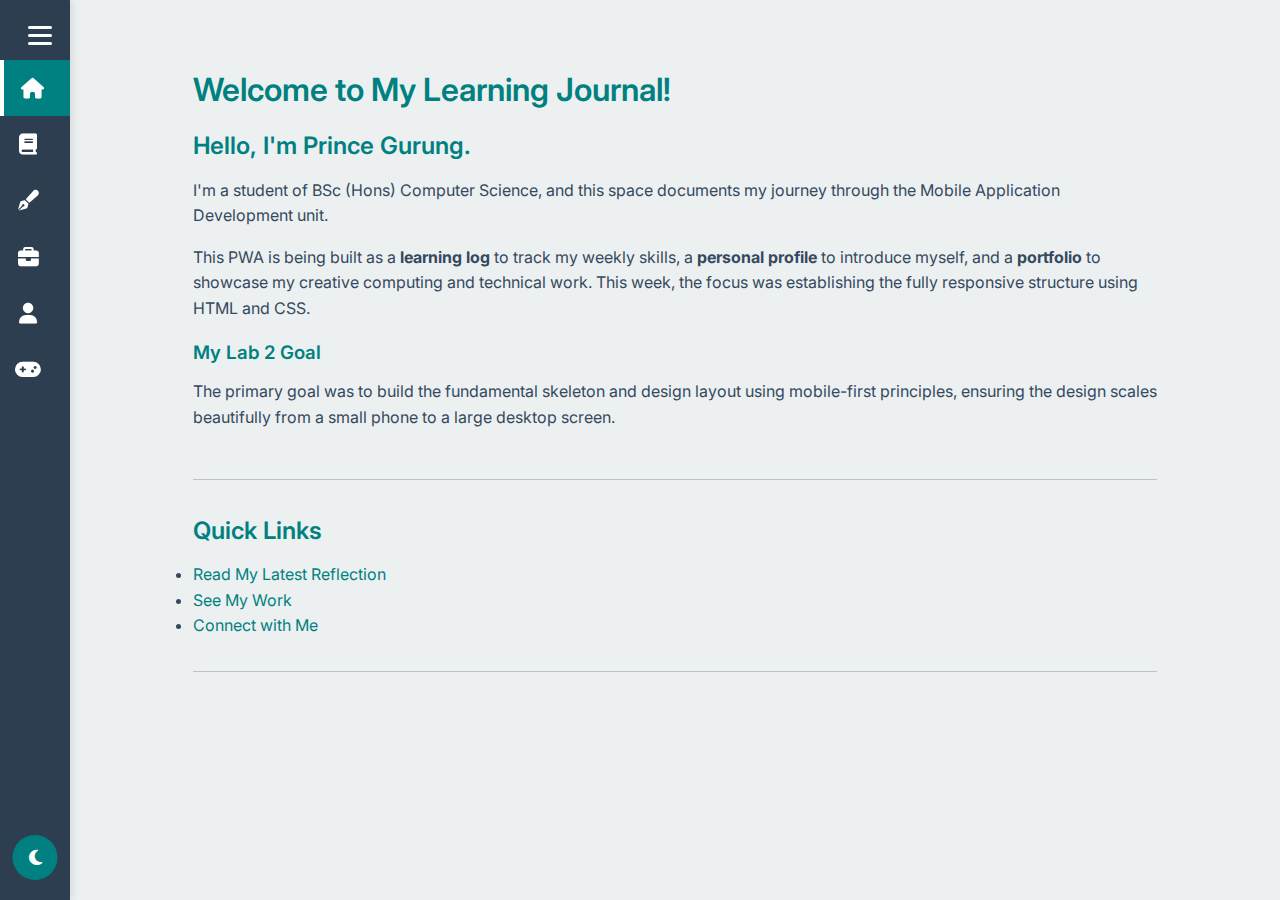
<file: index.html>
<!DOCTYPE html>
<html lang="en">

<head>
    <meta charset="UTF-8">
    <meta name="viewport" content="width=device-width, initial-scale=1.0">
    <title>Prince Gurung - Learning Journal Home</title>
    <link rel="stylesheet" href="https://cdnjs.cloudflare.com/ajax/libs/font-awesome/6.4.2/css/all.min.css">
    <link rel="preconnect" href="https://fonts.googleapis.com">
    <link rel="preconnect" href="https://fonts.gstatic.com" crossorigin>
    <link
        href="https://fonts.googleapis.com/css2?family=Inter:wght@300;400;500;600;700&family=Outfit:wght@300;400;500;600;700;800&display=swap"
        rel="stylesheet">
    <link rel="stylesheet" href="css/style.css">
    <link rel="manifest" href="manifest.json">
</head>

<body>
    <script>
        if ('serviceWorker' in navigator) {
            window.addEventListener('load', () => {
                navigator.serviceWorker.register('/sw.js')
                    .then(registration => {
                        console.log('ServiceWorker registration successful with scope: ', registration.scope);
                    }, err => {
                        console.log('ServiceWorker registration failed: ', err);
                    });
            });
        }
    </script>

    <header class="navbar">
        <button class="navbar-toggle" aria-label="Toggle navbar">
            <span class="hamburger-line"></span>
            <span class="hamburger-line"></span>
            <span class="hamburger-line"></span>
        </button>
        <nav>
            <ul class="nav-list">
                <li class="nav-item active">
                    <a href="index.html">
                        <span class="nav-icon"><i class="fas fa-home"></i></span>
                        <span class="nav-text">Home</span>
                    </a>
                </li>
                <li class="nav-item">
                    <a href="journal.html">
                        <span class="nav-icon"><i class="fas fa-book"></i></span>
                        <span class="nav-text">Journal</span>
                    </a>
                </li>
                <li class="nav-item">
                    <a href="reflections.html">
                        <span class="nav-icon"><i class="fas fa-pen-fancy"></i></span>
                        <span class="nav-text">Reflections</span>
                    </a>
                </li>
                <li class="nav-item">
                    <a href="projects.html">
                        <span class="nav-icon"><i class="fas fa-briefcase"></i></span>
                        <span class="nav-text">Projects</span>
                    </a>
                </li>
                <li class="nav-item">
                    <a href="about.html">
                        <span class="nav-icon"><i class="fas fa-user"></i></span>
                        <span class="nav-text">About</span>
                    </a>
                </li>
                <li class="nav-item">
                    <a href="tictactoe.html">
                        <span class="nav-icon"><i class="fas fa-gamepad"></i></span>
                        <span class="nav-text">Game</span>
                    </a>
                </li>
            </ul>
        </nav>
        <!-- realtime clock shown in the sidebar -->
        <div class="site-clock" id="site-clock" aria-live="polite">
            <div id="clockTime">--:--:--</div>
            <div id="clockDate">Loading date...</div>
            <div id="locations" class="site-locations">Loading locations...</div>
        </div>
        <button class="theme-toggle" aria-label="Toggle theme">
            <i class="fas fa-moon"></i>
        </button>
    </header>
    <button class="theme-toggle-mobile" aria-label="Toggle theme">
        <i class="fas fa-moon"></i>
    </button>

    <main class="container">
        <section class="content-section">
            <h1>Welcome to My Learning Journal!</h1>

            <h2>Hello, I'm Prince Gurung.</h2>
            <p>
                I'm a student of BSc (Hons) Computer Science, and this space documents my journey through the Mobile
                Application Development unit.
            </p>

            <p>
                This PWA is being built as a <b>learning log</b> to track my weekly skills, a <b>personal profile</b> to
                introduce myself, and a <b>portfolio</b> to showcase my creative computing and technical work. This
                week, the focus was establishing the fully responsive structure using HTML and CSS.
            </p>

            <h3>My Lab 2 Goal</h3>
            <p>
                The primary goal was to build the fundamental skeleton and design layout using mobile-first principles,
                ensuring the design scales beautifully from a small phone to a large desktop screen.
            </p>

        </section>

        <aside class="content-section">
            <h2>Quick Links</h2>
            <ul>
                <li><a href="journal.html">Read My Latest Reflection</a></li>
                <li><a href="projects.html">See My Work</a></li>
                <li><a href="about.html">Connect with Me</a></li>
            </ul>
        </aside>
    </main>
    <script src="js/clock.js"></script>
    <script src="js/location.js"></script>
    <script src="js/theme.js"></script>
    <script type="module" src="js/network-status.js"></script>
</body>

</html>
</file>
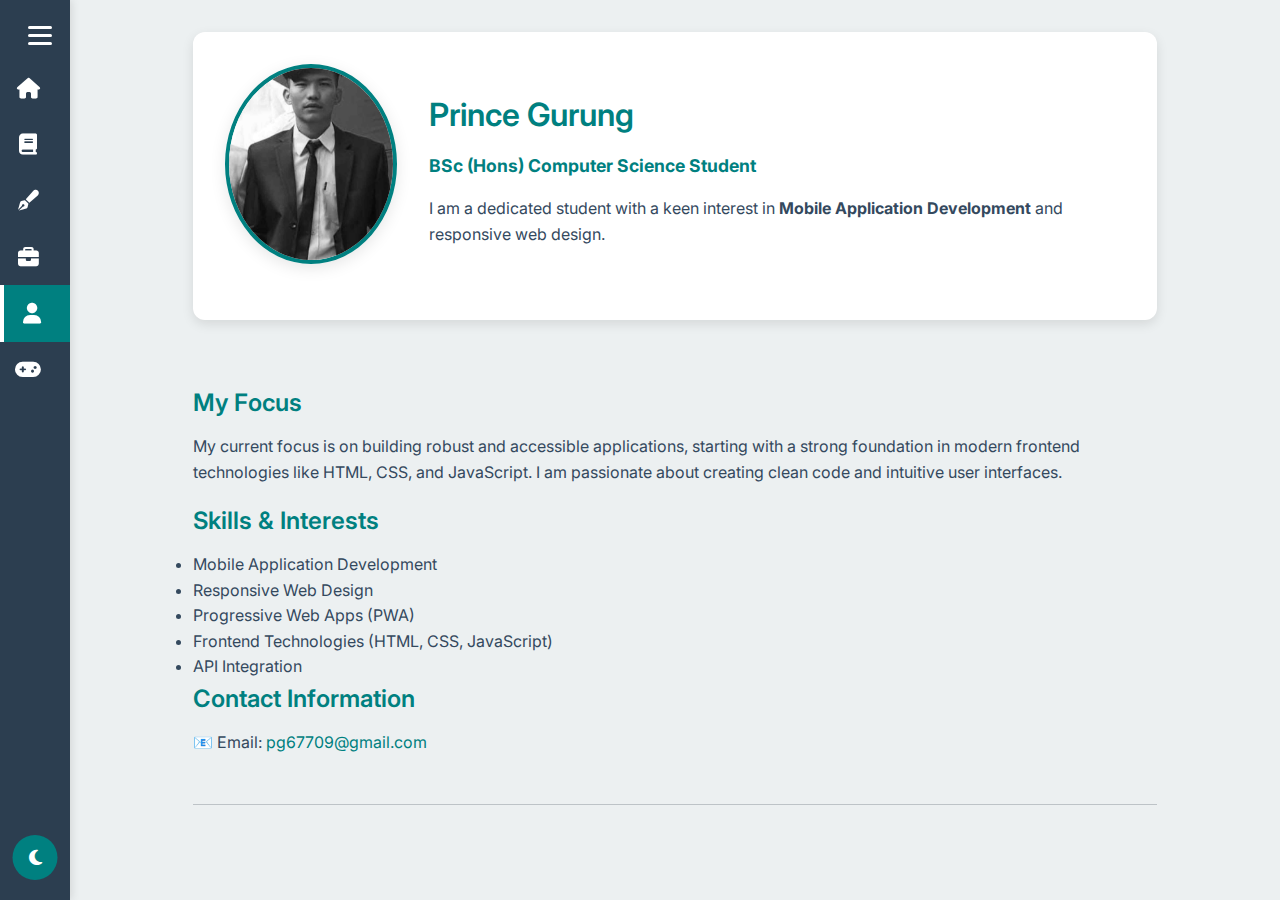
<file: about.html>
<!DOCTYPE html>
<html lang="en">

<head>
    <meta charset="UTF-8">
    <meta name="viewport" content="width=device-width, initial-scale=1.0">
    <title>About Prince Gurung</title>
    <link rel="stylesheet" href="https://cdnjs.cloudflare.com/ajax/libs/font-awesome/6.4.2/css/all.min.css">
    <link rel="preconnect" href="https://fonts.googleapis.com">
    <link rel="preconnect" href="https://fonts.gstatic.com" crossorigin>
    <link
        href="https://fonts.googleapis.com/css2?family=Inter:wght@300;400;500;600;700&family=Outfit:wght@300;400;500;600;700;800&display=swap"
        rel="stylesheet">
    <link rel="stylesheet" href="css/style.css">
    <link rel="manifest" href="manifest.json">
</head>

<body>
    <script>
        if ('serviceWorker' in navigator) {
            window.addEventListener('load', () => {
                navigator.serviceWorker.register('/sw.js')
                    .then(registration => {
                        console.log('ServiceWorker registration successful with scope: ', registration.scope);
                    }, err => {
                        console.log('ServiceWorker registration failed: ', err);
                    });
            });
        }
    </script>
    <header class="navbar">
        <button class="navbar-toggle" aria-label="Toggle navbar">
            <span class="hamburger-line"></span>
            <span class="hamburger-line"></span>
            <span class="hamburger-line"></span>
        </button>
        <nav>
            <ul class="nav-list">
                <li class="nav-item">
                    <a href="index.html">
                        <span class="nav-icon"><i class="fas fa-home"></i></span>
                        <span class="nav-text">Home</span>
                    </a>
                </li>
                <li class="nav-item">
                    <a href="journal.html">
                        <span class="nav-icon"><i class="fas fa-book"></i></span>
                        <span class="nav-text">Journal</span>
                    </a>
                </li>
                <li class="nav-item">
                    <a href="reflections.html">
                        <span class="nav-icon"><i class="fas fa-pen-fancy"></i></span>
                        <span class="nav-text">Reflections</span>
                    </a>
                </li>
                <li class="nav-item">
                    <a href="projects.html">
                        <span class="nav-icon"><i class="fas fa-briefcase"></i></span>
                        <span class="nav-text">Projects</span>
                    </a>
                </li>
                <li class="nav-item active">
                    <a href="about.html">
                        <span class="nav-icon"><i class="fas fa-user"></i></span>
                        <span class="nav-text">About</span>
                    </a>
                </li>
                <li class="nav-item">
                    <a href="tictactoe.html">
                        <span class="nav-icon"><i class="fas fa-gamepad"></i></span>
                        <span class="nav-text">Game</span>
                    </a>
                </li>
            </ul>
        </nav>
        <!-- realtime clock shown in the sidebar -->
        <div class="site-clock" id="site-clock" aria-live="polite">
            <div id="clockTime">--:--:--</div>
            <div id="clockDate">Loading date...</div>
            <div id="locations" class="site-locations">Loading locations...</div>
        </div>
        <button class="theme-toggle" aria-label="Toggle theme">
            <i class="fas fa-moon"></i>
        </button>
    </header>
    <button class="theme-toggle-mobile" aria-label="Toggle theme">
        <i class="fas fa-moon"></i>
    </button>

    <main class="container">
        <section class="profile-section">
            <img src="images/profile.jpeg" alt="Prince Gurung" class="profile-image">
            <div class="profile-info">
                <h1>Prince Gurung</h1>
                <p style="font-size: 1.1rem; color: var(--primary-color); margin-bottom: 1rem;">
                    <strong>BSc (Hons) Computer Science Student</strong>
                </p>
                <p>
                    I am a dedicated student with a keen interest in <b>Mobile Application Development</b> and
                    responsive web design.
                </p>
            </div>
        </section>

        <section class="content-section">
            <h2>My Focus</h2>
            <p>
                My current focus is on building robust and accessible applications, starting with a strong foundation in
                modern frontend technologies like HTML, CSS, and JavaScript. I am passionate about creating clean code
                and intuitive user interfaces.
            </p>

            <h2>Skills & Interests</h2>
            <ul>
                <li>Mobile Application Development</li>
                <li>Responsive Web Design</li>
                <li>Progressive Web Apps (PWA)</li>
                <li>Frontend Technologies (HTML, CSS, JavaScript)</li>
                <li>API Integration</li>
            </ul>

            <h2>Contact Information</h2>
            <p>📧 Email: <a href="mailto:pg67709@gmail.com">pg67709@gmail.com</a></p>
        </section>
    </main>
    <script src="js/clock.js"></script>
    <script src="js/location.js"></script>
    <script src="js/theme.js"></script>
    <script type="module" src="js/network-status.js"></script>
</body>

</html>
</file>
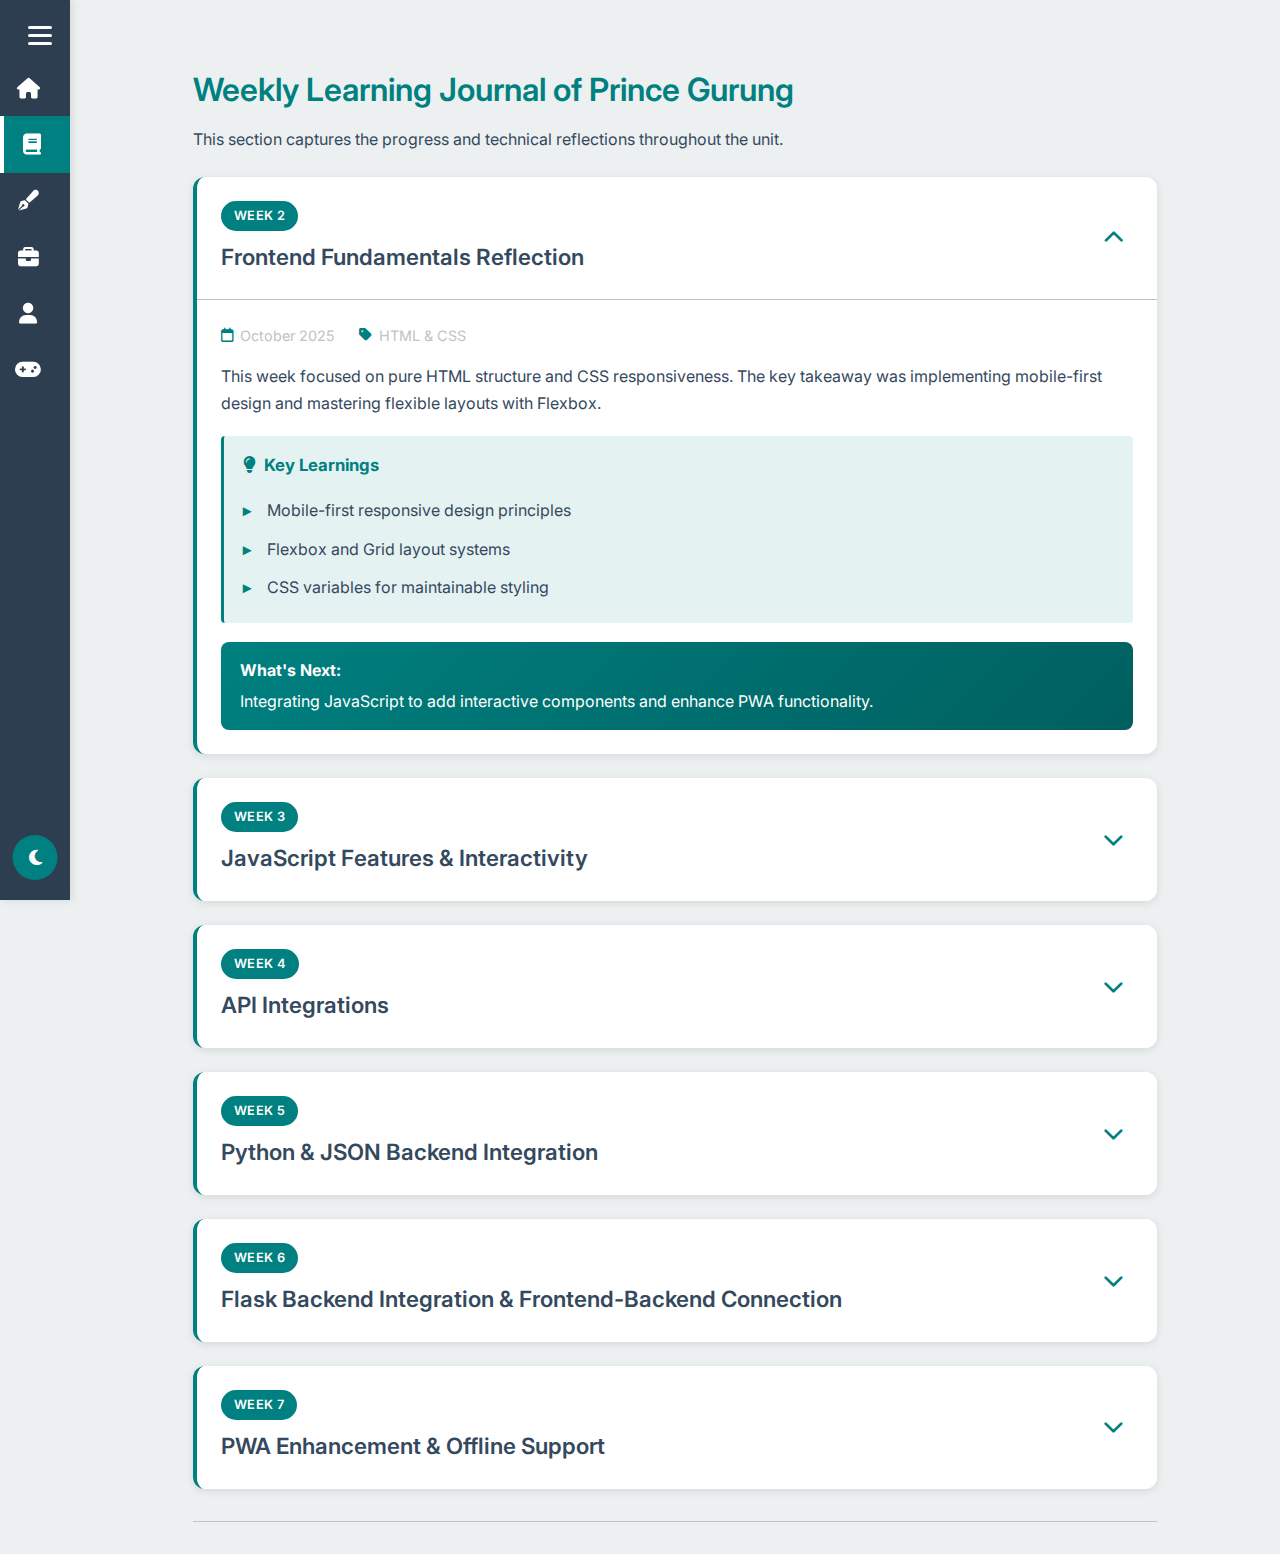
<file: journal.html>
<!DOCTYPE html>
<html lang="en">

<head>
    <meta charset="UTF-8">
    <meta name="viewport" content="width=device-width, initial-scale=1.0">
    <title>Prince Gurung - Weekly Journal</title>
    <link rel="stylesheet" href="https://cdnjs.cloudflare.com/ajax/libs/font-awesome/6.4.2/css/all.min.css">
    <link rel="preconnect" href="https://fonts.googleapis.com">
    <link rel="preconnect" href="https://fonts.gstatic.com" crossorigin>
    <link
        href="https://fonts.googleapis.com/css2?family=Inter:wght@300;400;500;600;700&family=Outfit:wght@300;400;500;600;700;800&display=swap"
        rel="stylesheet">
    <link rel="stylesheet" href="css/style.css">
    <link rel="manifest" href="manifest.json">
</head>

<body>
    <script>
        if ('serviceWorker' in navigator) {
            window.addEventListener('load', () => {
                navigator.serviceWorker.register('/sw.js')
                    .then(registration => {
                        console.log('ServiceWorker registration successful with scope: ', registration.scope);
                    }, err => {
                        console.log('ServiceWorker registration failed: ', err);
                    });
            });
        }
    </script>
    <header class="navbar">
        <button class="navbar-toggle" aria-label="Toggle navbar">
            <span class="hamburger-line"></span>
            <span class="hamburger-line"></span>
            <span class="hamburger-line"></span>
        </button>
        <nav>
            <ul class="nav-list">
                <li class="nav-item">
                    <a href="index.html">
                        <span class="nav-icon"><i class="fas fa-home"></i></span>
                        <span class="nav-text">Home</span>
                    </a>
                </li>
                <li class="nav-item active">
                    <a href="journal.html">
                        <span class="nav-icon"><i class="fas fa-book"></i></span>
                        <span class="nav-text">Journal</span>
                    </a>
                </li>
                <li class="nav-item">
                    <a href="reflections.html">
                        <span class="nav-icon"><i class="fas fa-pen-fancy"></i></span>
                        <span class="nav-text">Reflections</span>
                    </a>
                </li>
                <li class="nav-item">
                    <a href="projects.html">
                        <span class="nav-icon"><i class="fas fa-briefcase"></i></span>
                        <span class="nav-text">Projects</span>
                    </a>
                </li>
                <li class="nav-item">
                    <a href="about.html">
                        <span class="nav-icon"><i class="fas fa-user"></i></span>
                        <span class="nav-text">About</span>
                    </a>
                </li>
                <li class="nav-item">
                    <a href="tictactoe.html">
                        <span class="nav-icon"><i class="fas fa-gamepad"></i></span>
                        <span class="nav-text">Game</span>
                    </a>
                </li>
            </ul>
        </nav>
        <!-- realtime clock shown in the sidebar -->
        <div class="site-clock" id="site-clock" aria-live="polite">
            <div id="clockTime">--:--:--</div>
            <div id="clockDate">Loading date...</div>
            <div id="locations" class="site-locations">Loading locations...</div>
        </div>
        <button class="theme-toggle" aria-label="Toggle theme">
            <i class="fas fa-moon"></i>
        </button>
    </header>
    <button class="theme-toggle-mobile" aria-label="Toggle theme">
        <i class="fas fa-moon"></i>
    </button>

    <main class="container">
        <section class="content-section">
            <h1>Weekly Learning Journal of Prince Gurung</h1>
            <p>This section captures the progress and technical reflections throughout the unit.</p>

            <!-- Weekly Journal Entries -->
            <div class="journal-entries">
                <article class="journal-card active">
                    <div class="journal-header">
                        <div class="journal-title-section">
                            <span class="week-badge">Week 2</span>
                            <h2>Frontend Fundamentals Reflection</h2>
                        </div>
                        <button class="journal-toggle" aria-label="Toggle entry">
                            <i class="fas fa-chevron-down"></i>
                        </button>
                    </div>
                    <div class="journal-content">
                        <div class="journal-meta">
                            <span><i class="far fa-calendar"></i> October 2025</span>
                            <span><i class="fas fa-tag"></i> HTML & CSS</span>
                        </div>
                        <p>
                            This week focused on pure HTML structure and CSS responsiveness. The key takeaway was
                            implementing mobile-first design and mastering flexible layouts with Flexbox.
                        </p>
                        <div class="journal-highlight">
                            <h4><i class="fas fa-lightbulb"></i> Key Learnings</h4>
                            <ul>
                                <li>Mobile-first responsive design principles</li>
                                <li>Flexbox and Grid layout systems</li>
                                <li>CSS variables for maintainable styling</li>
                            </ul>
                        </div>
                        <div class="journal-next">
                            <strong>What's Next:</strong> Integrating JavaScript to add interactive components and
                            enhance PWA functionality.
                        </div>
                    </div>
                </article>

                <article class="journal-card">
                    <div class="journal-header">
                        <div class="journal-title-section">
                            <span class="week-badge">Week 3</span>
                            <h2>JavaScript Features & Interactivity</h2>
                        </div>
                        <button class="journal-toggle" aria-label="Toggle entry">
                            <i class="fas fa-chevron-down"></i>
                        </button>
                    </div>
                    <div class="journal-content">
                        <div class="journal-meta">
                            <span><i class="far fa-calendar"></i> <span id="week3-date">(current date)</span></span>
                            <span><i class="fas fa-tag"></i> JavaScript</span>
                        </div>
                        <p>
                            Week 3 introduced JavaScript fundamentals and dynamic functionality. Learned to manipulate
                            the DOM, handle events, and create interactive user experiences.
                        </p>
                        <div class="journal-highlight">
                            <h4><i class="fas fa-code"></i> Technical Skills</h4>
                            <ul>
                                <li>DOM manipulation and traversal</li>
                                <li>Event listeners and handling</li>
                                <li>Working with Date objects and timers</li>
                                <li>Asynchronous JavaScript basics</li>
                            </ul>
                        </div>
                        <div class="journal-next">
                            <strong>What's Next:</strong> API Integrations.
                        </div>
                    </div>
                </article>

                <article class="journal-card">
                    <div class="journal-header">
                        <div class="journal-title-section">
                            <span class="week-badge">Week 4</span>
                            <h2>API Integrations</h2>
                        </div>
                        <button class="journal-toggle" aria-label="Toggle entry">
                            <i class="fas fa-chevron-down"></i>
                        </button>
                    </div>
                    <div class="journal-content">
                        <div class="journal-meta">
                            <span><i class="far fa-calendar"></i> November 2025</span>
                            <span><i class="fas fa-tag"></i> APIs</span>
                        </div>
                        <p>
                            This week focused on integrating various APIs to make the PWA more interactive and
                            feature-rich. Explored browser APIs and third-party integrations.
                        </p>
                        <div class="journal-highlight">
                            <h4><i class="fas fa-plug"></i> APIs Implemented</h4>
                            <ul>
                                <li><strong>Storage API</strong> — localStorage for caching location data (10 min TTL)
                                </li>
                                <li><strong>Geolocation API</strong> — User location with IP fallback</li>
                                <li><strong>YouTube IFrame API</strong> — Embedded video player integration</li>
                                <li><strong>Fetch API</strong> — Making HTTP requests for data</li>
                            </ul>
                        </div>
                        <div class="journal-next">
                            <strong>What's Next:</strong> Python Setup & Fundamentals
                        </div>
                    </div>
                </article>

                <article class="journal-card">
                    <div class="journal-header">
                        <div class="journal-title-section">
                            <span class="week-badge">Week 5</span>
                            <h2>Python & JSON Backend Integration</h2>
                        </div>
                        <button class="journal-toggle" aria-label="Toggle entry">
                            <i class="fas fa-chevron-down"></i>
                        </button>
                    </div>
                    <div class="journal-content">
                        <div class="journal-meta">
                            <span><i class="far fa-calendar"></i> November 23, 2025</span>
                            <span><i class="fas fa-tag"></i> Python & JSON</span>
                        </div>
                        <p>
                            This week introduced Python as a backend tool for managing JSON data storage. The focus was
                            on creating a file-based storage system that bridges the gap between browser-based storage
                            and server-side data persistence. I implemented a Python script to manage reflection entries
                            and integrated it with the PWA's frontend.
                        </p>
                        <div class="journal-highlight">
                            <h4><i class="fab fa-python"></i> Python Implementation</h4>
                            <ul>
                                <li><strong>Environment Setup:</strong> Configured Python 3.13.7 in VS Code with proper
                                    interpreter path</li>
                                <li><strong>JSON File Management:</strong> Created save_entry.py to handle CRUD
                                    operations on reflections.json</li>
                                <li><strong>Data Structure:</strong> Designed JSON schema with id, title, category,
                                    content, learnings, formatted_date, and timestamp fields</li>
                                <li><strong>Input Validation:</strong> Implemented user input handling with proper error
                                    checking and data formatting</li>
                            </ul>
                        </div>
                        <div class="journal-highlight">
                            <h4><i class="fas fa-database"></i> JSON Storage System</h4>
                            <ul>
                                <li><strong>File Structure:</strong> Created /backend/reflections.json for persistent
                                    storage</li>
                                <li><strong>Data Format:</strong> Array of reflection objects with consistent schema
                                </li>
                                <li><strong>Frontend Integration:</strong> JavaScript fetch() API loads and displays
                                    JSON data dynamically</li>
                                <li><strong>Cache Busting:</strong> Implemented timestamp query parameter to prevent
                                    stale data</li>
                            </ul>
                        </div>
                        <div class="journal-highlight">
                            <h4><i class="fas fa-star"></i> Extra Features Implemented</h4>
                            <ul>
                                <li><strong>Export Functionality:</strong> Download reflections as JSON file with
                                    date-stamped filename</li>
                                <li><strong>Import Functionality:</strong> Upload and merge external JSON reflection
                                    files</li>
                                <li><strong>Search/Filter:</strong> Real-time keyword search across title, content,
                                    category, and learnings</li>
                                <li><strong>Reflection Counter:</strong> Dynamic count display showing total number of
                                    reflections</li>
                                <li><strong>Interactive Form:</strong> Browser-based form to create new reflections with
                                    validation</li>
                            </ul>
                        </div>
                        <div class="journal-highlight">
                            <h4><i class="fas fa-lightbulb"></i> Key Learnings</h4>
                            <ul>
                                <li>JSON file storage provides persistence beyond browser storage but requires
                                    server/local access</li>
                                <li>Python's json module makes it easy to read, modify, and write JSON data</li>
                                <li>CORS restrictions prevent loading local JSON files via file:// protocol - requires
                                    HTTP server</li>
                                <li>GitHub Pages serves static files, so Python scripts don't run - JSON must be
                                    pre-generated</li>
                                <li>Combining Python for data management with JavaScript for UI creates a powerful
                                    workflow</li>
                            </ul>
                        </div>
                        <div class="journal-next">
                            <strong>What's Next:</strong> Exploring database integration and advanced Python backend
                            features
                        </div>
                    </div>
                </article>

                <article class="journal-card">
                    <div class="journal-header">
                        <div class="journal-title-section">
                            <span class="week-badge">Week 6</span>
                            <h2>Flask Backend Integration & Frontend-Backend Connection</h2>
                        </div>
                        <button class="journal-toggle" aria-label="Toggle entry">
                            <i class="fas fa-chevron-down"></i>
                        </button>
                    </div>
                    <div class="journal-content">
                        <div class="journal-meta">
                            <span><i class="far fa-calendar"></i> December 2025</span>
                            <span><i class="fas fa-tag"></i> Flask & Backend</span>
                        </div>
                        <p>
                            This week focused on integrating Flask as a backend framework for the Learning Journal PWA.
                            The primary goal was to establish a connection between the frontend (browser interface) and
                            backend (server) to transform the PWA from a static, local document into a dynamic,
                            persistent
                            web application. I implemented RESTful API endpoints using Flask and connected them to the
                            frontend using JavaScript's Fetch API.
                        </p>
                        <div class="journal-highlight">
                            <h4><i class="fas fa-question-circle"></i> Why is the frontend–backend connection important?
                            </h4>
                            <p>
                                The connection between the frontend (the browser interface) and the backend (the server)
                                is
                                essential because it moves the PWA from being a static, local document to a true,
                                dynamic
                                application. Before this lab, my journal entries were only saved to my browser's
                                localStorage.
                                That data was locked to that specific computer and browser; it wasn't persistent or
                                shareable.
                                The backend, built with Flask, provides the persistence by saving the data to a file
                                (reflections.json) on the server. This makes the application useful because the data is
                                now
                                secure, available from any device, and can be managed centrally, which is the whole
                                point of
                                a web application.
                            </p>
                        </div>
                        <div class="journal-highlight">
                            <h4><i class="fas fa-code"></i> Which HTTP methods did you use in Flask, and why?</h4>
                            <p>
                                I implemented three HTTP methods in my Flask backend: <strong>GET</strong>,
                                <strong>POST</strong>,
                                and <strong>DELETE</strong>.
                            </p>
                            <ul>
                                <li><strong>GET</strong> was used for retrieving data. When the PWA loads, the
                                    JavaScript makes
                                    a GET request to <code>/api/reflections</code> to load and display all saved journal
                                    entries.</li>
                                <li><strong>POST</strong> was used for creating new data. When I submit the journal
                                    form, the
                                    JavaScript sends a POST request with the new entry's data to
                                    <code>/api/add_reflection</code>
                                    to save it to the reflections.json file.
                                </li>
                                <li><strong>DELETE</strong> was used for my extra feature. It's the correct method for
                                    telling
                                    the server to remove a specific entry from the data file.</li>
                            </ul>
                        </div>
                        <div class="journal-highlight">
                            <h4><i class="fas fa-database"></i> What is the difference between using Flask to store and
                                load JSON data and reading JSON directly in the browser?</h4>
                            <p>
                                The main difference is about data management and persistence.
                            </p>
                            <p>
                                When reading JSON directly in the browser (or using localStorage), the data is
                                client-side.
                                The browser handles everything. This is simple, but the data isn't persistent across
                                devices
                                and can't be shared. Any changes are local.
                            </p>
                            <p>
                                By using Flask, the data is server-side. The browser only sends a request to the server,
                                and
                                Flask manages the data file (reflections.json). This ensures the data is persistent,
                                safe,
                                and available to anyone accessing the application. It shifts the responsibility for data
                                integrity and security away from the user's device and onto the controlled server
                                environment.
                            </p>
                        </div>
                        <div class="journal-highlight">
                            <h4><i class="fas fa-cloud"></i> Did you face any difficulties when running your project on
                                PythonAnywhere? How did you handle them?</h4>
                            <p>
                                I definitely hit a few snags, mostly related to file paths.
                            </p>
                            <p>
                                My biggest issue was the paths for my static assets (CSS/JS). When I first loaded the
                                page, it
                                was just plain HTML because the server couldn't find my stylesheet and script files. I
                                initially
                                used relative paths like <code>href="css/style.css"</code>, but Flask requires template
                                rendering.
                                I solved this by going into my HTML file and replacing all the static file links with
                                the correct
                                template syntax: <code>{{ url_for('static', filename='css/style.css') }}</code>. After
                                changing
                                all the links and remembering to reload the web app in the PythonAnywhere 'Web' tab, the
                                styles
                                finally loaded.
                            </p>
                        </div>
                        <div class="journal-highlight">
                            <h4><i class="fas fa-star"></i> What extra feature did you build into your PWA with Flask,
                                and why did you add it?</h4>
                            <p>
                                For the extra feature, I added the ability to <strong>Delete an existing
                                    reflection</strong>.
                            </p>
                            <p>
                                To implement this, I had to update two things: first, I added a "Delete" button next to
                                every
                                reflection in the frontend. Second, I created a new <code>@app.route()</code> in
                                flask_app.py
                                that specifically handled the DELETE request. The JavaScript now sends a fetch request
                                using the
                                DELETE method along with a unique identifier for the reflection. This backend route
                                removes that
                                entry from the list and overwrites the reflections.json file.
                            </p>
                            <p>
                                I chose the delete feature because a journal is a personal tool that requires
                                maintenance. If I
                                accidentally make a duplicate entry or write something that's no longer relevant, I need
                                a way
                                to clean up the data. It was essential for moving my PWA toward a fully functional and
                                practical
                                application.
                            </p>
                        </div>
                        <div class="journal-highlight">
                            <h4><i class="fas fa-lightbulb"></i> Key Learnings</h4>
                            <ul>
                                <li>Flask's route decorators make API creation straightforward and intuitive</li>
                                <li>RESTful design principles improve API usability and follow web standards</li>
                                <li>Fetch API enables seamless frontend-backend communication</li>
                                <li>Template rendering with <code>url_for()</code> is essential for Flask static file
                                    serving</li>
                                <li>Server-side data management provides persistence and security advantages</li>
                                <li>PythonAnywhere deployment requires proper file structure and WSGI configuration</li>
                                <li>HTTP methods (GET, POST, DELETE) have specific semantic meanings in REST APIs</li>
                            </ul>
                        </div>
                        <div class="journal-next">
                            <strong>What's Next:</strong> Exploring database integration, user authentication, and
                            advanced
                            backend features for production-ready applications.
                        </div>
                    </div>
                </article>

                <article class="journal-card">
                    <div class="journal-header">
                        <div class="journal-title-section">
                            <span class="week-badge">Week 7</span>
                            <h2>PWA Enhancement & Offline Support</h2>
                        </div>
                        <button class="journal-toggle" aria-label="Toggle entry">
                            <i class="fas fa-chevron-down"></i>
                        </button>
                    </div>
                    <div class="journal-content">
                        <div class="journal-meta">
                            <span><i class="far fa-calendar"></i> December 2025</span>
                            <span><i class="fas fa-tag"></i> PWA & Service Workers</span>
                        </div>

                        <p>
                            This week focused on transforming the Flask-powered Learning Journal into a full Progressive
                            Web App
                            (PWA) with offline access, installability, and improved user experience. I implemented a
                            service
                            worker, added a manifest file, and integrated caching strategies to ensure that users can
                            still access
                            previous reflections even when they are offline.
                        </p>

                        <div class="journal-highlight">
                            <h4><i class="fas fa-question-circle"></i> Why is it useful to enhance your Flask app with
                                PWA features?</h4>
                            <p>
                                Adding PWA features makes the Flask app feel like a native application. The user can
                                install it on
                                their home screen, open it in full-screen mode, and continue using the app even without
                                an
                                internet connection. This is especially valuable for a journal application, since
                                reflections
                                should always be accessible. PWAs improve reliability, speed, and user engagement
                                without needing
                                a full mobile app.
                            </p>
                        </div>

                        <div class="journal-highlight">
                            <h4><i class="fas fa-wifi-slash"></i> What did you use to support offline access and dynamic
                                data?</h4>
                            <p>
                                I implemented a <strong>service worker</strong> with two caching strategies:
                            </p>
                            <ul>
                                <li><strong>Cache First</strong> for static assets such as CSS, JS, fonts, and images
                                </li>
                                <li><strong>Network First</strong> for the dynamic reflections API so users see the
                                    latest data but still get offline fallback</li>
                            </ul>
                            <p>
                                I also created a <code>manifest.json</code>, which provides icons, app name, short name,
                                colors,
                                and display mode. Together, these PWA technologies allow the app to work offline, load
                                faster,
                                and behave like a native mobile app.
                            </p>
                        </div>

                        <div class="journal-highlight">
                            <h4><i class="fas fa-star"></i> What extra feature did you add, and why?</h4>
                            <p>
                                For this week’s extra feature, I added <strong>Offline Reflection Creation</strong>.
                            </p>
                            <p>
                                When the user is offline and tries to submit a reflection, the entry is saved to
                                <code>localStorage</code> with a “pending” status. When the device reconnects, a small
                                background
                                script automatically syncs the pending reflections to the Flask backend using the POST
                                API.
                            </p>
                            <p>
                                I added this because it prevents data loss and allows users to keep journaling without
                                worrying
                                about their network status. It makes the PWA much more durable and user-friendly.
                            </p>
                        </div>

                        <div class="journal-highlight">
                            <h4><i class="fas fa-tools"></i> Did you face any challenges deploying your PWA, and how did
                                you solve them?</h4>
                            <p>
                                Yes, deployment brought two main issues:
                            </p>
                            <ul>
                                <li><strong>Service Worker Not Updating:</strong> PythonAnywhere aggressively cached old
                                    files.
                                    I solved this by adding a version number to the cache name and using
                                    <code>self.skipWaiting()</code> to force the new service worker to activate.
                                </li>

                                <li><strong>HTTPS Requirement:</strong> PWAs require HTTPS for service workers. Luckily,
                                    PythonAnywhere automatically provides HTTPS, but I had to update all absolute URLs
                                    to
                                    make sure everything loaded securely.</li>
                            </ul>
                            <p>
                                After clearing the old cache in the browser and reloading the app, the PWA worked as
                                expected.
                            </p>
                        </div>

                        <div class="journal-next">
                            <strong>What's Next:</strong> Integrating database support (SQLite or PostgreSQL), adding
                            user
                            authentication, and improving sync features for a more scalable version of the Journal app.
                        </div>
                    </div>
                </article>

            </div>
        </section>
    </main>

    <!-- Scripts -->
    <script src="js/clock.js"></script>
    <script src="js/location.js"></script>
    <script src="js/theme.js"></script>
    <script type="module" src="js/journal.js"></script>
    <script type="module" src="js/network-status.js"></script>
</body>

</html>
</file>
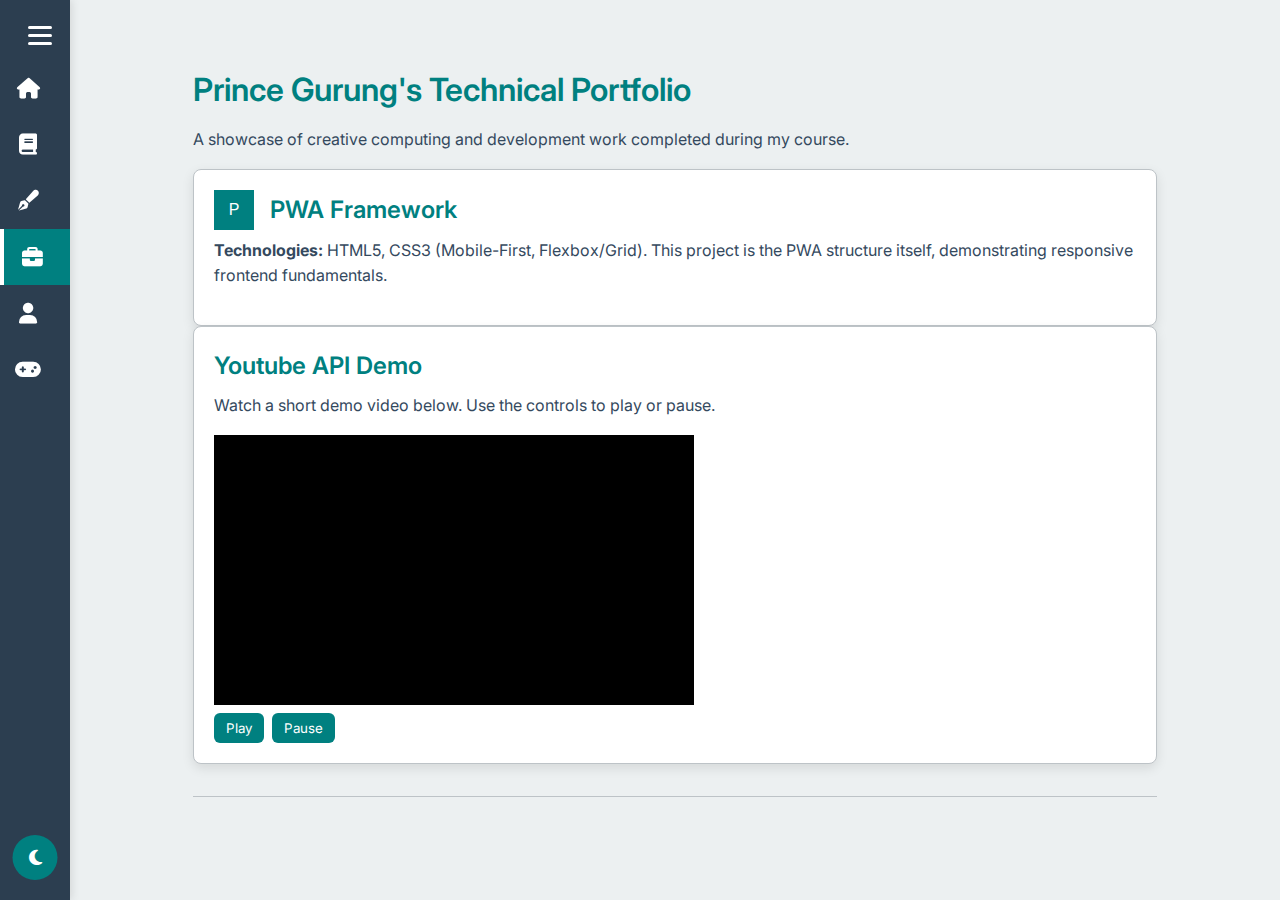
<file: projects.html>
<!DOCTYPE html>
<html lang="en">

<head>
    <meta charset="UTF-8">
    <meta name="viewport" content="width=device-width, initial-scale=1.0">
    <title>Prince Gurung - Projects</title>
    <link rel="stylesheet" href="https://cdnjs.cloudflare.com/ajax/libs/font-awesome/6.4.2/css/all.min.css">
    <link rel="preconnect" href="https://fonts.googleapis.com">
    <link rel="preconnect" href="https://fonts.gstatic.com" crossorigin>
    <link
        href="https://fonts.googleapis.com/css2?family=Inter:wght@300;400;500;600;700&family=Outfit:wght@300;400;500;600;700;800&display=swap"
        rel="stylesheet">
    <link rel="stylesheet" href="css/style.css">
    <link rel="manifest" href="manifest.json">
</head>

<body>
    <script>
        if ('serviceWorker' in navigator) {
            window.addEventListener('load', () => {
                navigator.serviceWorker.register('/sw.js')
                    .then(registration => {
                        console.log('ServiceWorker registration successful with scope: ', registration.scope);
                    }, err => {
                        console.log('ServiceWorker registration failed: ', err);
                    });
            });
        }
    </script>
    <header class="navbar">
        <button class="navbar-toggle" aria-label="Toggle navbar">
            <span class="hamburger-line"></span>
            <span class="hamburger-line"></span>
            <span class="hamburger-line"></span>
        </button>
        <nav>
            <ul class="nav-list">
                <li class="nav-item">
                    <a href="index.html">
                        <span class="nav-icon"><i class="fas fa-home"></i></span>
                        <span class="nav-text">Home</span>
                    </a>
                </li>
                <li class="nav-item">
                    <a href="journal.html">
                        <span class="nav-icon"><i class="fas fa-book"></i></span>
                        <span class="nav-text">Journal</span>
                    </a>
                </li>
                <li class="nav-item">
                    <a href="reflections.html">
                        <span class="nav-icon"><i class="fas fa-pen-fancy"></i></span>
                        <span class="nav-text">Reflections</span>
                    </a>
                </li>
                <li class="nav-item active">
                    <a href="projects.html">
                        <span class="nav-icon"><i class="fas fa-briefcase"></i></span>
                        <span class="nav-text">Projects</span>
                    </a>
                </li>
                <li class="nav-item">
                    <a href="about.html">
                        <span class="nav-icon"><i class="fas fa-user"></i></span>
                        <span class="nav-text">About</span>
                    </a>
                </li>
                <li class="nav-item">
                    <a href="tictactoe.html">
                        <span class="nav-icon"><i class="fas fa-gamepad"></i></span>
                        <span class="nav-text">Game</span>
                    </a>
                </li>
            </ul>
        </nav>
        <!-- realtime clock shown in the sidebar -->
        <div class="site-clock" id="site-clock" aria-live="polite">
            <div id="clockTime">--:--:--</div>
            <div id="clockDate">Loading date...</div>
            <div id="locations" class="site-locations">Loading locations...</div>
        </div>
        <button class="theme-toggle" aria-label="Toggle theme">
            <i class="fas fa-moon"></i>
        </button>
    </header>
    <button class="theme-toggle-mobile" aria-label="Toggle theme">
        <i class="fas fa-moon"></i>
    </button>

    <main class="container">
        <section class="content-section">
            <h1>Prince Gurung's Technical Portfolio</h1>
            <p>A showcase of creative computing and development work completed during my course.</p>

            <article class="card">
                <div style="display: flex; align-items: center; gap: 1rem; margin-bottom: 0.5rem;">
                    <img src="images/project-icon.svg" alt="Project Icon" style="width: 40px; height: 40px;">
                    <h2 style="margin-bottom: 0;">PWA Framework</h2>
                </div>
                <p>
                    <b>Technologies:</b> HTML5, CSS3 (Mobile-First, Flexbox/Grid).
                    This project is the PWA structure itself, demonstrating responsive frontend fundamentals.
                </p>
            </article>

            <article id="youtube-section" class="card">
                <h2>Youtube API Demo</h2>
                <p>Watch a short demo video below. Use the controls to play or pause.</p>
                <div class="yt-player" aria-label="Featured video">
                    <div id="yt-player-iframe" class="yt-iframe"></div>
                    <div class="yt-controls">
                        <button id="yt-play" class="btn">Play</button>
                        <button id="yt-pause" class="btn">Pause</button>
                    </div>
                </div>
            </article>

        </section>
    </main>
    <script src="js/clock.js"></script>
    <script src="js/location.js"></script>
    <script src="js/thirdparty.js"></script>
    <script src="js/theme.js"></script>
    <script type="module" src="js/network-status.js"></script>
</body>

</html>
</file>
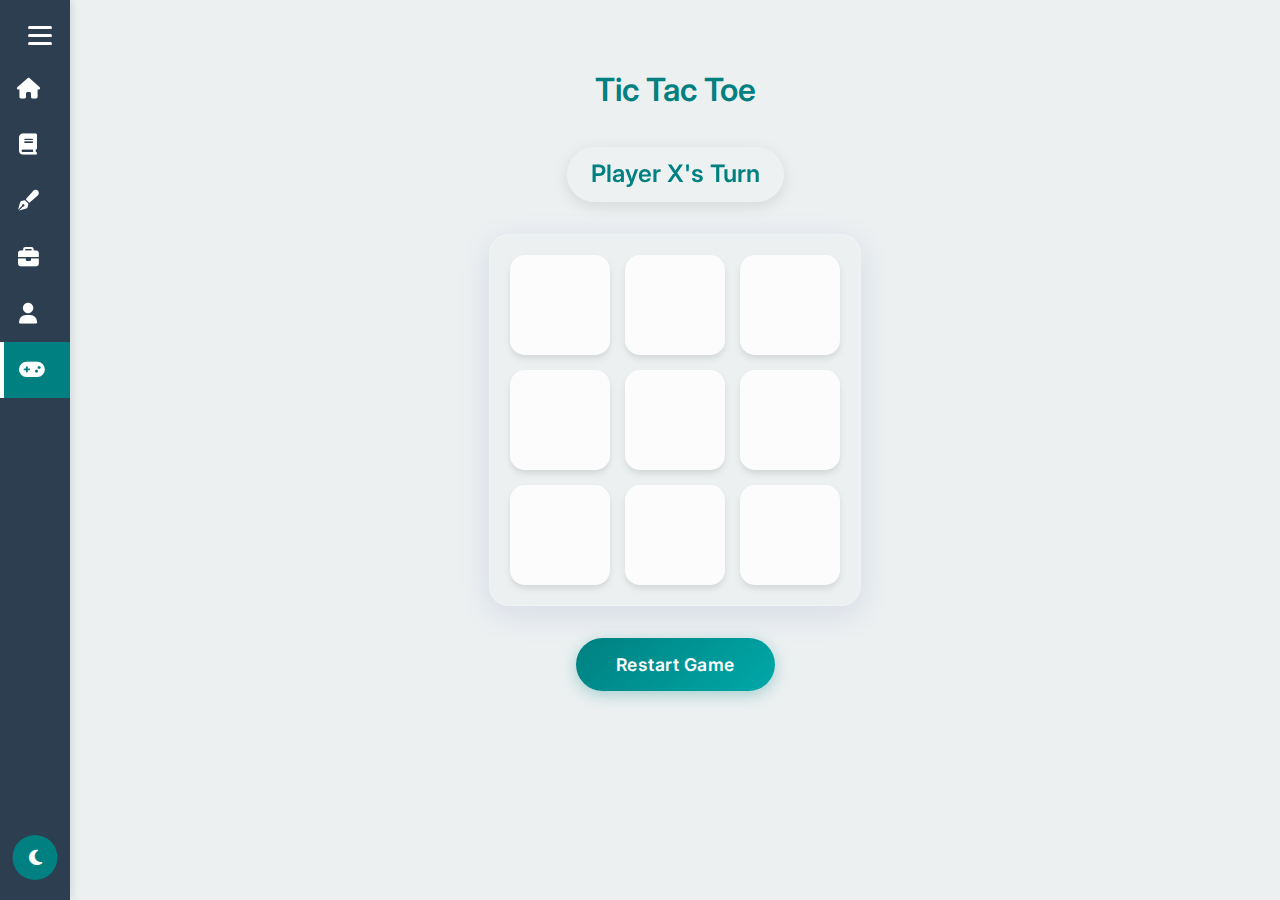
<file: tictactoe.html>
<!DOCTYPE html>
<html lang="en">

<head>
    <meta charset="UTF-8">
    <meta name="viewport" content="width=device-width, initial-scale=1.0">
    <title>Tic Tac Toe - Prince Gurung</title>
    <link rel="stylesheet" href="https://cdnjs.cloudflare.com/ajax/libs/font-awesome/6.4.2/css/all.min.css">
    <link rel="preconnect" href="https://fonts.googleapis.com">
    <link rel="preconnect" href="https://fonts.gstatic.com" crossorigin>
    <link
        href="https://fonts.googleapis.com/css2?family=Inter:wght@300;400;500;600;700&family=Outfit:wght@300;400;500;600;700;800&display=swap"
        rel="stylesheet">
    <link rel="stylesheet" href="css/style.css">
    <link rel="manifest" href="manifest.json">
    <style>
        .game-container {
            display: flex;
            flex-direction: column;
            align-items: center;
            justify-content: center;
            min-height: 60vh;
        }

        .game-status {
            font-size: 1.5rem;
            margin-bottom: 2rem;
            font-weight: 600;
            color: var(--primary-color);
            background: rgba(255, 255, 255, 0.1);
            padding: 0.5rem 1.5rem;
            border-radius: 50px;
            backdrop-filter: blur(5px);
            box-shadow: 0 4px 15px rgba(0, 0, 0, 0.1);
        }

        .board {
            display: grid;
            grid-template-columns: repeat(3, 1fr);
            gap: 15px;
            margin-bottom: 2rem;
            background: rgba(255, 255, 255, 0.05);
            padding: 20px;
            border-radius: 20px;
            box-shadow: 0 8px 32px 0 rgba(31, 38, 135, 0.1);
            backdrop-filter: blur(4px);
            border: 1px solid rgba(255, 255, 255, 0.18);
        }

        .cell {
            width: 100px;
            height: 100px;
            background: rgba(255, 255, 255, 0.8);
            border-radius: 15px;
            display: flex;
            align-items: center;
            justify-content: center;
            font-size: 3rem;
            cursor: pointer;
            transition: all 0.3s cubic-bezier(0.175, 0.885, 0.32, 1.275);
            color: var(--secondary-color);
            box-shadow: 0 4px 6px rgba(0, 0, 0, 0.1);
        }

        [data-theme="dark"] .cell {
            background: rgba(30, 41, 59, 0.8);
            color: #ecf0f1;
            box-shadow: 0 4px 6px rgba(0, 0, 0, 0.3);
        }

        .cell:hover {
            transform: scale(1.05);
            background: white;
        }

        [data-theme="dark"] .cell:hover {
            background: rgba(40, 55, 80, 0.9);
        }

        .cell.x {
            color: #ff6b6b;
        }

        .cell.o {
            color: #4ecdc4;
        }

        .cell.winner {
            background: #ffe66d;
            animation: pulse-winner 1s infinite;
        }

        [data-theme="dark"] .cell.winner {
            background: #f1c40f;
            color: #2c3e50;
        }

        @keyframes pulse-winner {
            0% {
                transform: scale(1);
            }

            50% {
                transform: scale(1.1);
            }

            100% {
                transform: scale(1);
            }
        }

        .reset-btn {
            padding: 1rem 2.5rem;
            font-size: 1.1rem;
            background: linear-gradient(135deg, var(--primary-color), #00a8a8);
            color: white;
            border: none;
            border-radius: 50px;
            cursor: pointer;
            transition: all 0.3s;
            box-shadow: 0 4px 15px rgba(0, 128, 128, 0.3);
            font-weight: 600;
            letter-spacing: 0.5px;
        }

        .reset-btn:hover {
            transform: translateY(-3px);
            box-shadow: 0 6px 20px rgba(0, 128, 128, 0.4);
        }

        .reset-btn:active {
            transform: translateY(-1px);
        }

        /* Mobile Responsive */
        @media (max-width: 480px) {
            .cell {
                width: 80px;
                height: 80px;
                font-size: 2.5rem;
            }

            .board {
                gap: 10px;
                padding: 15px;
            }
        }
    </style>
</head>

<body>
    <script>
        if ('serviceWorker' in navigator) {
            window.addEventListener('load', () => {
                navigator.serviceWorker.register('/sw.js')
                    .then(registration => {
                        console.log('ServiceWorker registration successful with scope: ', registration.scope);
                    }, err => {
                        console.log('ServiceWorker registration failed: ', err);
                    });
            });
        }
    </script>
    <header class="navbar">
        <button class="navbar-toggle" aria-label="Toggle navbar">
            <span class="hamburger-line"></span>
            <span class="hamburger-line"></span>
            <span class="hamburger-line"></span>
        </button>
        <nav>
            <ul class="nav-list">
                <li class="nav-item">
                    <a href="index.html">
                        <span class="nav-icon"><i class="fas fa-home"></i></span>
                        <span class="nav-text">Home</span>
                    </a>
                </li>
                <li class="nav-item">
                    <a href="journal.html">
                        <span class="nav-icon"><i class="fas fa-book"></i></span>
                        <span class="nav-text">Journal</span>
                    </a>
                </li>
                <li class="nav-item">
                    <a href="reflections.html">
                        <span class="nav-icon"><i class="fas fa-pen-fancy"></i></span>
                        <span class="nav-text">Reflections</span>
                    </a>
                </li>
                <li class="nav-item">
                    <a href="projects.html">
                        <span class="nav-icon"><i class="fas fa-briefcase"></i></span>
                        <span class="nav-text">Projects</span>
                    </a>
                </li>
                <li class="nav-item">
                    <a href="about.html">
                        <span class="nav-icon"><i class="fas fa-user"></i></span>
                        <span class="nav-text">About</span>
                    </a>
                </li>
                <li class="nav-item active">
                    <a href="tictactoe.html">
                        <span class="nav-icon"><i class="fas fa-gamepad"></i></span>
                        <span class="nav-text">Game</span>
                    </a>
                </li>
            </ul>
        </nav>
        <div class="site-clock" id="site-clock" aria-live="polite">
            <div id="clockTime">--:--:--</div>
            <div id="clockDate">Loading date...</div>
            <div id="locations" class="site-locations">Loading locations...</div>
        </div>
        <button class="theme-toggle" aria-label="Toggle theme">
            <i class="fas fa-moon"></i>
        </button>
    </header>
    <button class="theme-toggle-mobile" aria-label="Toggle theme">
        <i class="fas fa-moon"></i>
    </button>

    <main class="container">
        <section class="content-section" style="border: none;">
            <h1 style="text-align: center; margin-bottom: 2rem;">Tic Tac Toe</h1>

            <div class="game-container">
                <div class="game-status" id="status">Player X's Turn</div>
                <div class="board" id="board">
                    <div class="cell" data-index="0"></div>
                    <div class="cell" data-index="1"></div>
                    <div class="cell" data-index="2"></div>
                    <div class="cell" data-index="3"></div>
                    <div class="cell" data-index="4"></div>
                    <div class="cell" data-index="5"></div>
                    <div class="cell" data-index="6"></div>
                    <div class="cell" data-index="7"></div>
                    <div class="cell" data-index="8"></div>
                </div>
                <button class="reset-btn" id="resetBtn">Restart Game</button>
            </div>
        </section>
    </main>

    <script src="js/clock.js"></script>
    <script src="js/location.js"></script>
    <script src="js/theme.js"></script>
    <script src="js/tictactoe.js"></script>
    <script type="module" src="js/network-status.js"></script>
</body>

</html>
</file>
<file: css/style.css>
:root {
    --primary-color: #008080; /* Teal - for headings, links, active states */
    --secondary-color: #2c3e50; /* Dark Navy - for navbar background */
    --text-color: #34495e; /* Muted Dark Blue - for body text */
    --background-color: #ecf0f1; /* Light Gray/Off-white - for page background */
    --light-gray: #bdc3c7; /* Lighter shade for dividers */
    --card-background: #ffffff;
    --navbar-width-collapsed: 70px;
    --navbar-width-expanded: 220px;
    --shadow-color: rgba(0, 0, 0, 0.1);
    --hover-bg: rgba(0, 128, 128, 0.1);
}

/* Dark mode colors */
[data-theme="dark"] {
    --primary-color: #00d4d4;
    --secondary-color: #1a1a2e;
    --text-color: #e0e0e0;
    --background-color: #16213e;
    --light-gray: #4a5568;
    --card-background: #1f2937;
    --shadow-color: rgba(0, 0, 0, 0.3);
    --hover-bg: rgba(0, 212, 212, 0.1);
}

* {
    box-sizing: border-box;
    margin: 0;
    padding: 0;
    font-family: 'Inter', sans-serif;
}

body {
    line-height: 1.6;
    color: var(--text-color);
    background-color: var(--background-color);
    padding-left: var(--navbar-width-collapsed);
    transition: background-color 0.3s, color 0.3s, padding-left 0.3s;
    min-height: 100vh;
}

h1, h2, h3 {
    color: var(--primary-color);
    margin-bottom: 0.75rem;
    font-weight: 600;
}

a {
    color: var(--primary-color);
    text-decoration: none;
    transition: color 0.3s;
}

a:hover {
    color: var(--secondary-color);
    text-decoration: underline;
}

.container {
    width: 90%;
    margin: 0 auto;
    padding: 1.5rem 0;
}

.navbar {
    position: fixed;
    top: 0;
    left: 0;
    width: var(--navbar-width-collapsed);
    height: 100vh;
    background-color: var(--secondary-color);
    box-shadow: 2px 0 8px var(--shadow-color);
    z-index: 1000;
    transition: width 0.3s ease;
    overflow: hidden;
}

.navbar.expanded {
    width: var(--navbar-width-expanded);
}

.navbar-toggle {
    position: absolute;
    top: 15px;
    right: 10px;
    background: transparent;
    border: none;
    cursor: pointer;
    padding: 8px;
    display: flex;
    flex-direction: column;
    align-items: center;
    justify-content: center;
    width: 40px;
    height: 40px;
    border-radius: 5px;
    gap: 5px;
    transition: background-color 0.3s;
}

.navbar-toggle:hover {
    background-color: rgba(255, 255, 255, 0.1);
}

.hamburger-line {
    width: 24px;
    height: 3px;
    background-color: white;
    border-radius: 2px;
    transition: all 0.3s ease;
}

.navbar.expanded .hamburger-line:nth-child(1) {
    transform: translateY(8px) rotate(45deg);
}

.navbar.expanded .hamburger-line:nth-child(2) {
    opacity: 0;
}

.navbar.expanded .hamburger-line:nth-child(3) {
    transform: translateY(-8px) rotate(-45deg);
}

.theme-toggle {
    position: absolute;
    bottom: 20px;
    left: 50%;
    transform: translateX(-50%);
    background: var(--primary-color);
    border: none;
    color: white;
    padding: 0;
    border-radius: 50%;
    cursor: pointer;
    font-size: 1.2rem;
    width: 45px;
    height: 45px;
    display: flex;
    align-items: center;
    justify-content: center;
    transition: all 0.3s;
}

.theme-toggle i {
    font-size: 1.1rem;
}

.theme-toggle:hover {
    transform: translateX(-50%) scale(1.1);
    box-shadow: 0 4px 12px rgba(0, 128, 128, 0.4);
}

.theme-toggle:active {
    transform: translateX(-50%) scale(0.95);
}

.theme-toggle-mobile {
    font-size: 1.4rem;
}

.theme-toggle-mobile i {
    font-size: 1.4rem;
}

/* clock in navbar */
.site-clock {
    position: absolute;
    bottom: 80px;
    left: 0;
    width: 100%;
    padding: 10px;
    color: #ffffff;
    text-align: center;
    font-size: 0.7rem;
    line-height: 1.2;
    opacity: 0;
    transition: opacity 0.3s;
}

.navbar.expanded .site-clock {
    opacity: 1;
}

.site-clock #clockTime {
    font-weight: 600;
    font-size: 0.85rem;
}

.site-clock #clockDate {
    font-size: 0.65rem;
    opacity: 0.9;
}

/* locations widget in navbar */
.site-locations {
    margin-top: 0.35rem;
    font-size: 0.65rem;
    color: #ffffff;
    opacity: 0.85;
}
.site-locations strong {
    color: #fff;
    font-weight: 700;
    margin-right: 0.25rem;
}
.site-locations .locations-location {
    display: block;
    font-size: 0.6rem;
    opacity: 0.9;
}

.nav-list {
    display: flex;
    flex-direction: column;
    list-style: none;
    padding: 60px 0 0 0;
    margin: 0;
}

.nav-item {
    margin: 0;
    width: 100%;
}

.nav-item a {
    color: white;
    padding: 1rem;
    display: flex;
    align-items: center;
    gap: 15px;
    text-decoration: none;
    transition: background-color 0.3s, color 0.3s;
    white-space: nowrap;
}

.nav-item a .nav-icon {
    font-size: 1.3rem;
    min-width: 24px;
    display: flex;
    align-items: center;
    justify-content: center;
}

.nav-item a .nav-icon i {
    transition: transform 0.3s;
}

.nav-item a:hover .nav-icon i {
    transform: scale(1.15);
}

.nav-item a .nav-text {
    opacity: 0;
    transition: opacity 0.3s;
    font-size: 0.95rem;
}

.navbar.expanded .nav-item a .nav-text {
    opacity: 1;
}

.nav-item a:hover {
    background-color: rgba(255, 255, 255, 0.15);
    text-decoration: none;
}

.nav-item.active a {
    background-color: var(--primary-color);
    font-weight: bold;
    border-left: 4px solid white;
}

.content-section {
    padding: 2rem 0;
    border-bottom: 1px solid var(--light-gray);
}

p {
    margin-bottom: 1rem;
}

/* Cards layout for journal entries */
.cards {
    display: grid;
    grid-template-columns: 1fr;
    gap: 1.25rem;
    margin-top: 1.25rem;
}

.card {
    background: var(--card-background);
    padding: 1.25rem;
    border-radius: 8px;
    box-shadow: 0 4px 12px var(--shadow-color);
    border: 1px solid var(--light-gray);
    transition: all 0.3s;
}

/* Journal Entries Styles */
.journal-entries {
    display: flex;
    flex-direction: column;
    gap: 1.5rem;
    margin-top: 1.5rem;
}

.journal-card {
    background: var(--card-background);
    border-radius: 12px;
    box-shadow: 0 2px 8px var(--shadow-color);
    border-left: 4px solid var(--primary-color);
    overflow: hidden;
    transition: all 0.3s ease;
}

.journal-card:hover {
    box-shadow: 0 6px 20px var(--shadow-color);
    transform: translateY(-2px);
}

.journal-header {
    padding: 1.5rem;
    display: flex;
    justify-content: space-between;
    align-items: center;
    cursor: pointer;
    background: var(--card-background);
    transition: background-color 0.3s;
    user-select: none;
    border-bottom: 1px solid transparent;
}

.journal-card.active .journal-header {
    border-bottom-color: var(--light-gray);
}

.journal-header:hover {
    background-color: var(--hover-bg);
}

.journal-title-section {
    flex: 1;
}

.week-badge {
    display: inline-block;
    background: var(--primary-color);
    color: white;
    padding: 0.3rem 0.8rem;
    border-radius: 20px;
    font-size: 0.8rem;
    font-weight: 600;
    margin-bottom: 0.5rem;
    text-transform: uppercase;
    letter-spacing: 0.5px;
}

.week-badge.week-5 {
    background: linear-gradient(135deg, #667eea 0%, #764ba2 100%);
}

.journal-header h2 {
    margin: 0;
    font-size: 1.4rem;
    color: var(--text-color);
}

.journal-toggle {
    background: transparent;
    border: none;
    color: var(--primary-color);
    font-size: 1.3rem;
    cursor: pointer;
    padding: 0.5rem;
    border-radius: 50%;
    transition: all 0.3s;
    display: flex;
    align-items: center;
    justify-content: center;
    width: 40px;
    height: 40px;
}

.journal-toggle:hover {
    background-color: var(--hover-bg);
    transform: scale(1.1);
}

.journal-toggle i {
    transition: transform 0.3s ease;
}

.journal-card.active .journal-toggle i {
    transform: rotate(180deg);
}

.journal-content {
    max-height: 0;
    overflow: hidden;
    transition: max-height 0.4s ease-out;
    padding: 0 1.5rem;
}

.journal-card.active .journal-content {
    max-height: 3000px;
    padding: 1.5rem;
}

.journal-meta {
    display: flex;
    gap: 1.5rem;
    margin-bottom: 1rem;
    flex-wrap: wrap;
}

.journal-meta span {
    color: var(--light-gray);
    font-size: 0.9rem;
    display: flex;
    align-items: center;
    gap: 0.4rem;
}

.journal-meta i {
    color: var(--primary-color);
}

.journal-content p {
    line-height: 1.7;
    margin-bottom: 1rem;
}

.journal-highlight {
    background: var(--hover-bg);
    border-left: 3px solid var(--primary-color);
    padding: 1rem 1.2rem;
    margin: 1.2rem 0;
    border-radius: 4px;
}

.journal-highlight h4 {
    color: var(--primary-color);
    margin-bottom: 0.8rem;
    display: flex;
    align-items: center;
    gap: 0.5rem;
    font-size: 1.05rem;
}

.journal-highlight ul {
    list-style: none;
    padding-left: 0;
}

.journal-highlight ul li {
    padding: 0.4rem 0;
    padding-left: 1.5rem;
    position: relative;
}

.journal-highlight ul li:before {
    content: "▸";
    position: absolute;
    left: 0;
    color: var(--primary-color);
    font-weight: bold;
}

.journal-next {
    background: linear-gradient(135deg, var(--primary-color) 0%, #005f5f 100%);
    color: white;
    padding: 1rem 1.2rem;
    border-radius: 8px;
    margin-top: 1.2rem;
}

.journal-next strong {
    display: block;
    margin-bottom: 0.3rem;
}

.code-example {
    background: #1e1e1e;
    border-radius: 8px;
    padding: 1rem;
    margin: 1.2rem 0;
    overflow-x: auto;
}

.code-example h4 {
    color: #4ec9b0;
    margin-bottom: 0.8rem;
    display: flex;
    align-items: center;
    gap: 0.5rem;
    font-size: 1rem;
}

.code-example pre {
    margin: 0;
}

.code-example code {
    color: #d4d4d4;
    font-family: 'Courier New', Courier, monospace;
    font-size: 0.9rem;
    line-height: 1.6;
}

/* Journal Header Section */
.journal-header-section {
    display: flex;
    justify-content: space-between;
    align-items: flex-start;
    margin-bottom: 2rem;
    flex-wrap: wrap;
    gap: 1rem;
}

.reflection-counter {
    background: linear-gradient(135deg, var(--primary-color), #006666);
    color: white;
    padding: 1rem 1.5rem;
    border-radius: 12px;
    display: flex;
    align-items: center;
    gap: 0.8rem;
    font-size: 1.1rem;
    font-weight: 600;
    box-shadow: 0 4px 12px var(--shadow-color);
}

.reflection-counter i {
    font-size: 1.5rem;
}

.reflection-counter span {
    font-size: 1.8rem;
    font-weight: 700;
}

/* Journal Controls */
.journal-controls {
    background: var(--card-background);
    padding: 1.5rem;
    border-radius: 12px;
    box-shadow: 0 2px 8px var(--shadow-color);
    margin-bottom: 2rem;
    display: flex;
    gap: 1rem;
    flex-wrap: wrap;
    align-items: center;
    border-left: 4px solid var(--primary-color);
}

.search-box {
    flex: 1;
    min-width: 250px;
    position: relative;
}

.search-box i {
    position: absolute;
    left: 1rem;
    top: 50%;
    transform: translateY(-50%);
    color: var(--light-gray);
}

.search-box input {
    width: 100%;
    padding: 0.8rem 1rem 0.8rem 2.8rem;
    border: 2px solid var(--light-gray);
    border-radius: 8px;
    font-size: 1rem;
    background: var(--background-color);
    color: var(--text-color);
    transition: border-color 0.3s;
}

.search-box input:focus {
    outline: none;
    border-color: var(--primary-color);
}

.control-buttons {
    display: flex;
    gap: 0.8rem;
    flex-wrap: wrap;
}

.control-btn {
    padding: 0.8rem 1.2rem;
    border: 2px solid var(--primary-color);
    background: transparent;
    color: var(--primary-color);
    border-radius: 8px;
    font-size: 0.95rem;
    font-weight: 600;
    cursor: pointer;
    display: flex;
    align-items: center;
    gap: 0.5rem;
    transition: all 0.3s;
}

.control-btn:hover {
    background: var(--primary-color);
    color: white;
    transform: translateY(-2px);
    box-shadow: 0 4px 12px rgba(0, 128, 128, 0.3);
}

.control-btn.primary {
    background: var(--primary-color);
    color: white;
}

.control-btn.primary:hover {
    background: #006666;
}

/* Section Titles */
.section-title {
    color: var(--primary-color);
    font-size: 1.6rem;
    margin-bottom: 1.5rem;
    display: flex;
    align-items: center;
    gap: 0.8rem;
    border-bottom: 2px solid var(--primary-color);
    padding-bottom: 0.5rem;
}

.section-title i {
    font-size: 1.4rem;
}

.section-title .subtitle {
    font-size: 0.85rem;
    color: var(--light-gray);
    font-weight: 400;
    margin-left: auto;
}

.reflections-section, .weekly-section {
    margin-bottom: 3rem;
}

/* Reflection Badge */
.reflection-badge {
    background: linear-gradient(135deg, #f093fb 0%, #f5576c 100%);
}

/* Loading, Error, and Empty States */
.loading-message, .error-message, .no-reflections {
    text-align: center;
    padding: 3rem 2rem;
    color: var(--light-gray);
}

.loading-message i, .error-message i, .no-reflections i {
    font-size: 3rem;
    margin-bottom: 1rem;
    display: block;
    color: var(--primary-color);
}

.error-message {
    color: #e74c3c;
}

.error-message i {
    color: #e74c3c;
}

.no-reflections code {
    background: var(--hover-bg);
    padding: 0.2rem 0.5rem;
    border-radius: 4px;
    font-family: 'Courier New', Courier, monospace;
}

/* Filter Info */
.filter-info {
    background: var(--primary-color);
    color: white;
    padding: 0.8rem 1.2rem;
    border-radius: 8px;
    margin-bottom: 1rem;
    display: flex;
    align-items: center;
    gap: 0.8rem;
    font-weight: 500;
}

.clear-filter {
    margin-left: auto;
    background: rgba(255, 255, 255, 0.2);
    border: none;
    color: white;
    padding: 0.4rem 0.8rem;
    border-radius: 6px;
    cursor: pointer;
    font-size: 0.9rem;
    transition: background 0.3s;
}

.clear-filter:hover {
    background: rgba(255, 255, 255, 0.3);
}

/* Instructions Box */
.instructions-box {
    background: linear-gradient(135deg, #667eea 0%, #764ba2 100%);
    color: white;
    border-radius: 12px;
    padding: 2rem;
    box-shadow: 0 6px 20px rgba(102, 126, 234, 0.3);
}

.instructions-box h3 {
    color: white;
    margin-bottom: 1rem;
    display: flex;
    align-items: center;
    gap: 0.8rem;
}

.instructions-box ol {
    margin-left: 1.5rem;
    margin-bottom: 1rem;
}

.instructions-box li {
    margin-bottom: 0.5rem;
    line-height: 1.6;
}

.instructions-box code {
    background: rgba(0, 0, 0, 0.3);
    padding: 0.2rem 0.6rem;
    border-radius: 4px;
    font-family: 'Courier New', Courier, monospace;
    font-size: 0.9rem;
}

.instructions-box p {
    margin-top: 1rem;
    opacity: 0.95;
}

/* Reflection Text Styling */
.reflection-text {
    line-height: 1.8;
    margin: 1rem 0;
}

/* Add Reflection Section */
.add-reflection-section {
    margin-bottom: 2rem;
}

.toggle-form-btn {
    width: 100%;
    padding: 1.2rem 2rem;
    background: linear-gradient(135deg, var(--primary-color), #006666);
    color: white;
    border: none;
    border-radius: 12px;
    font-size: 1.1rem;
    font-weight: 600;
    cursor: pointer;
    display: flex;
    align-items: center;
    justify-content: center;
    gap: 0.8rem;
    transition: all 0.3s;
    box-shadow: 0 4px 12px var(--shadow-color);
}

.toggle-form-btn:hover {
    transform: translateY(-2px);
    box-shadow: 0 6px 20px rgba(0, 128, 128, 0.4);
}

.toggle-form-btn i {
    font-size: 1.3rem;
}

/* Reflection Form Container */
.reflection-form-container {
    background: var(--card-background);
    border-radius: 12px;
    padding: 2rem;
    box-shadow: 0 6px 20px var(--shadow-color);
    border-left: 4px solid var(--primary-color);
    margin-bottom: 2rem;
}

.reflection-form h2 {
    color: var(--primary-color);
    margin-bottom: 1.5rem;
    display: flex;
    align-items: center;
    gap: 0.8rem;
    border-bottom: 2px solid var(--primary-color);
    padding-bottom: 0.8rem;
}

.form-group {
    margin-bottom: 1.5rem;
}

.form-group label {
    display: block;
    font-weight: 600;
    color: var(--text-color);
    margin-bottom: 0.5rem;
    display: flex;
    align-items: center;
    gap: 0.5rem;
}

.form-group label i {
    color: var(--primary-color);
}

.form-group input[type="text"],
.form-group select,
.form-group textarea {
    width: 100%;
    padding: 0.8rem 1rem;
    border: 2px solid var(--light-gray);
    border-radius: 8px;
    font-size: 1rem;
    background: var(--background-color);
    color: var(--text-color);
    transition: border-color 0.3s;
    font-family: inherit;
}

.form-group input[type="text"]:focus,
.form-group select:focus,
.form-group textarea:focus {
    outline: none;
    border-color: var(--primary-color);
}

.form-group textarea {
    resize: vertical;
    min-height: 150px;
    line-height: 1.6;
}

.char-counter {
    text-align: right;
    font-size: 0.85rem;
    color: var(--light-gray);
    margin-top: 0.3rem;
}

/* Learning Inputs */
#learnings-container {
    display: flex;
    flex-direction: column;
    gap: 0.8rem;
    margin-bottom: 0.8rem;
}

.learning-input-group {
    display: flex;
    gap: 0.5rem;
    align-items: center;
}

.learning-input {
    flex: 1;
}

.remove-learning-btn {
    background: #e74c3c;
    color: white;
    border: none;
    padding: 0.8rem 1rem;
    border-radius: 8px;
    cursor: pointer;
    display: flex;
    align-items: center;
    justify-content: center;
    transition: all 0.3s;
}

.remove-learning-btn:hover {
    background: #c0392b;
    transform: scale(1.05);
}

.add-learning-btn {
    background: transparent;
    border: 2px dashed var(--primary-color);
    color: var(--primary-color);
    padding: 0.6rem 1rem;
    border-radius: 8px;
    cursor: pointer;
    display: flex;
    align-items: center;
    justify-content: center;
    gap: 0.5rem;
    font-weight: 600;
    transition: all 0.3s;
}

.add-learning-btn:hover {
    background: var(--hover-bg);
}

/* Form Actions */
.form-actions {
    display: flex;
    gap: 1rem;
    margin-top: 2rem;
    flex-wrap: wrap;
}

.submit-btn,
.cancel-btn {
    flex: 1;
    min-width: 150px;
    padding: 1rem 1.5rem;
    border: none;
    border-radius: 8px;
    font-size: 1rem;
    font-weight: 600;
    cursor: pointer;
    display: flex;
    align-items: center;
    justify-content: center;
    gap: 0.6rem;
    transition: all 0.3s;
}

.submit-btn {
    background: var(--primary-color);
    color: white;
}

.submit-btn:hover {
    background: #006666;
    transform: translateY(-2px);
    box-shadow: 0 4px 12px rgba(0, 128, 128, 0.4);
}

.cancel-btn {
    background: var(--light-gray);
    color: var(--text-color);
}

.cancel-btn:hover {
    background: #95a5a6;
}

/* Form Message */
.form-message {
    margin-top: 1rem;
    padding: 1rem;
    border-radius: 8px;
    display: none;
    font-weight: 600;
}

.form-message.success {
    background: #d4edda;
    color: #155724;
    border: 1px solid #c3e6cb;
}

.form-message.error {
    background: #f8d7da;
    color: #721c24;
    border: 1px solid #f5c6cb;
}

.form-message.warning {
    background: #fff3cd;
    color: #856404;
    border: 1px solid #ffeaa7;
}

/* Info Banner */
.info-banner {
    background: linear-gradient(135deg, #667eea 0%, #764ba2 100%);
    color: white;
    padding: 1rem 1.5rem;
    border-radius: 8px;
    margin-bottom: 1.5rem;
    display: flex;
    align-items: center;
    gap: 1rem;
}

.info-banner i {
    font-size: 1.5rem;
}

.info-banner code {
    background: rgba(0, 0, 0, 0.3);
    padding: 0.2rem 0.5rem;
    border-radius: 4px;
    font-family: 'Courier New', Courier, monospace;
}

.info-banner button {
    margin-left: auto;
    background: rgba(255, 255, 255, 0.2);
    border: none;
    color: white;
    padding: 0.5rem 0.8rem;
    border-radius: 6px;
    cursor: pointer;
    transition: background 0.3s;
}

.info-banner button:hover {
    background: rgba(255, 255, 255, 0.3);
}

/* Profile Image Styles */
.profile-section {
    display: flex;
    flex-direction: column;
    align-items: center;
    margin-bottom: 2rem;
    padding: 2rem;
    background: var(--card-background);
    border-radius: 12px;
    box-shadow: 0 4px 12px var(--shadow-color);
}

.profile-image {
    width: 200px;
    height: 200px;
    border-radius: 50%;
    object-fit: cover;
    border: 4px solid var(--primary-color);
    box-shadow: 0 4px 16px var(--shadow-color);
    margin-bottom: 1.5rem;
}

.profile-info {
    text-align: center;
}

/* YouTube player styles */
.yt-player {
    margin-top: 1rem;
    display: flex;
    flex-direction: column;
    align-items: flex-start;
    gap: 0.5rem;
}
.yt-iframe {
    width: 100%;
    max-width: 480px;
    background: #000;
    aspect-ratio: 16 / 9;
}
.yt-controls {
    display: flex;
    gap: 0.5rem;
}
.btn {
    background: var(--primary-color);
    color: white;
    border: none;
    padding: 0.45rem 0.75rem;
    border-radius: 6px;
    cursor: pointer;
}
.btn:hover { opacity: 0.95; }

.card h2 {
    margin-bottom: 0.5rem;
}

.card .meta {
    color: var(--light-gray);
    font-size: 0.95rem;
    margin-bottom: 0.75rem;
}

@media (min-width: 768px) {
    body {
        padding-left: var(--navbar-width-collapsed);
    }

    body.navbar-expanded {
        padding-left: var(--navbar-width-expanded);
    }

    .container {
        width: 85%;
        max-width: 1100px;
        padding: 2rem;
    }

    /* two columns on tablet */
    .cards {
        grid-template-columns: repeat(2, 1fr);
    }

    .profile-section {
        flex-direction: row;
        text-align: left;
        gap: 2rem;
    }

    .profile-info {
        text-align: left;
    }
}

@media (min-width: 1024px) {
    /* three columns on desktop */
    .cards {
        grid-template-columns: repeat(3, 1fr);
    }
}

@media (max-width: 767px) {
    body {
        padding-left: 0;
        padding-top: 60px;
    }

    .navbar {
        width: 100%;
        height: 60px;
        flex-direction: row;
    }

    .navbar.expanded {
        width: 100%;
        height: 60px;
    }

    .nav-list {
        flex-direction: row;
        padding: 0;
        width: 100%;
        justify-content: space-around;
    }

    .nav-item {
        flex: 1;
    }

    .nav-item a {
        padding: 0.5rem;
        flex-direction: column;
        gap: 2px;
        font-size: 0.7rem;
        justify-content: center;
    }

    .nav-item a .nav-icon {
        font-size: 1.3rem;
    }

    .nav-item a .nav-icon i {
        font-size: 1.3rem;
    }

    .nav-item a .nav-text {
        opacity: 1;
        font-size: 0.7rem;
    }

    .nav-item.active a {
        border-left: none;
        border-bottom: 3px solid white;
    }

    .navbar-toggle,
    .site-clock,
    .theme-toggle {
        display: none !important;
    }

    .hamburger-line {
        display: none;
    }

    .theme-toggle-mobile {
        display: flex !important;
        position: fixed;
        bottom: 20px;
        right: 20px;
        background: var(--primary-color);
        border: none;
        color: white;
        padding: 0;
        border-radius: 50%;
        cursor: pointer;
        font-size: 1.5rem;
        width: 60px;
        height: 60px;
        align-items: center;
        justify-content: center;
        box-shadow: 0 4px 12px var(--shadow-color);
        z-index: 999;
        transition: transform 0.3s;
    }

    .theme-toggle-mobile:active {
        transform: scale(0.95);
    }

    .profile-image {
        width: 150px;
        height: 150px;
    }

    .journal-header {
        padding: 1rem;
    }

    .journal-header h2 {
        font-size: 1.1rem;
    }

    .journal-content {
        padding: 0 1rem;
    }

    .journal-card.active .journal-content {
        padding: 1rem;
    }

    .week-badge {
        font-size: 0.7rem;
        padding: 0.25rem 0.6rem;
    }

    .code-example {
        padding: 0.8rem;
        font-size: 0.85rem;
    }

    .code-example code {
        font-size: 0.8rem;
    }

    .journal-header-section {
        flex-direction: column;
    }

    .reflection-counter {
        width: 100%;
        justify-content: center;
    }

    .journal-controls {
        flex-direction: column;
        padding: 1rem;
    }

    .search-box {
        width: 100%;
        min-width: 100%;
    }

    .control-buttons {
        width: 100%;
        justify-content: stretch;
    }

    .control-btn {
        flex: 1;
        justify-content: center;
        padding: 0.7rem 0.8rem;
        font-size: 0.85rem;
    }

    .section-title {
        font-size: 1.3rem;
        flex-wrap: wrap;
    }

    .section-title .subtitle {
        width: 100%;
        margin-left: 0;
        margin-top: 0.3rem;
    }

    .instructions-box {
        padding: 1.5rem;
    }

    .instructions-box h3 {
        font-size: 1.1rem;
    }

    .reflection-form-container {
        padding: 1.5rem;
    }

    .reflection-form h2 {
        font-size: 1.2rem;
    }

    .form-actions {
        flex-direction: column;
    }

    .submit-btn,
    .cancel-btn {
        width: 100%;
    }

    .learning-input-group {
        flex-direction: column;
    }

    .remove-learning-btn {
        width: 100%;
    }
}

/* Desktop: hide mobile theme toggle */
@media (min-width: 768px) {
    .theme-toggle-mobile {
        display: none !important;
    }
}
</file>
